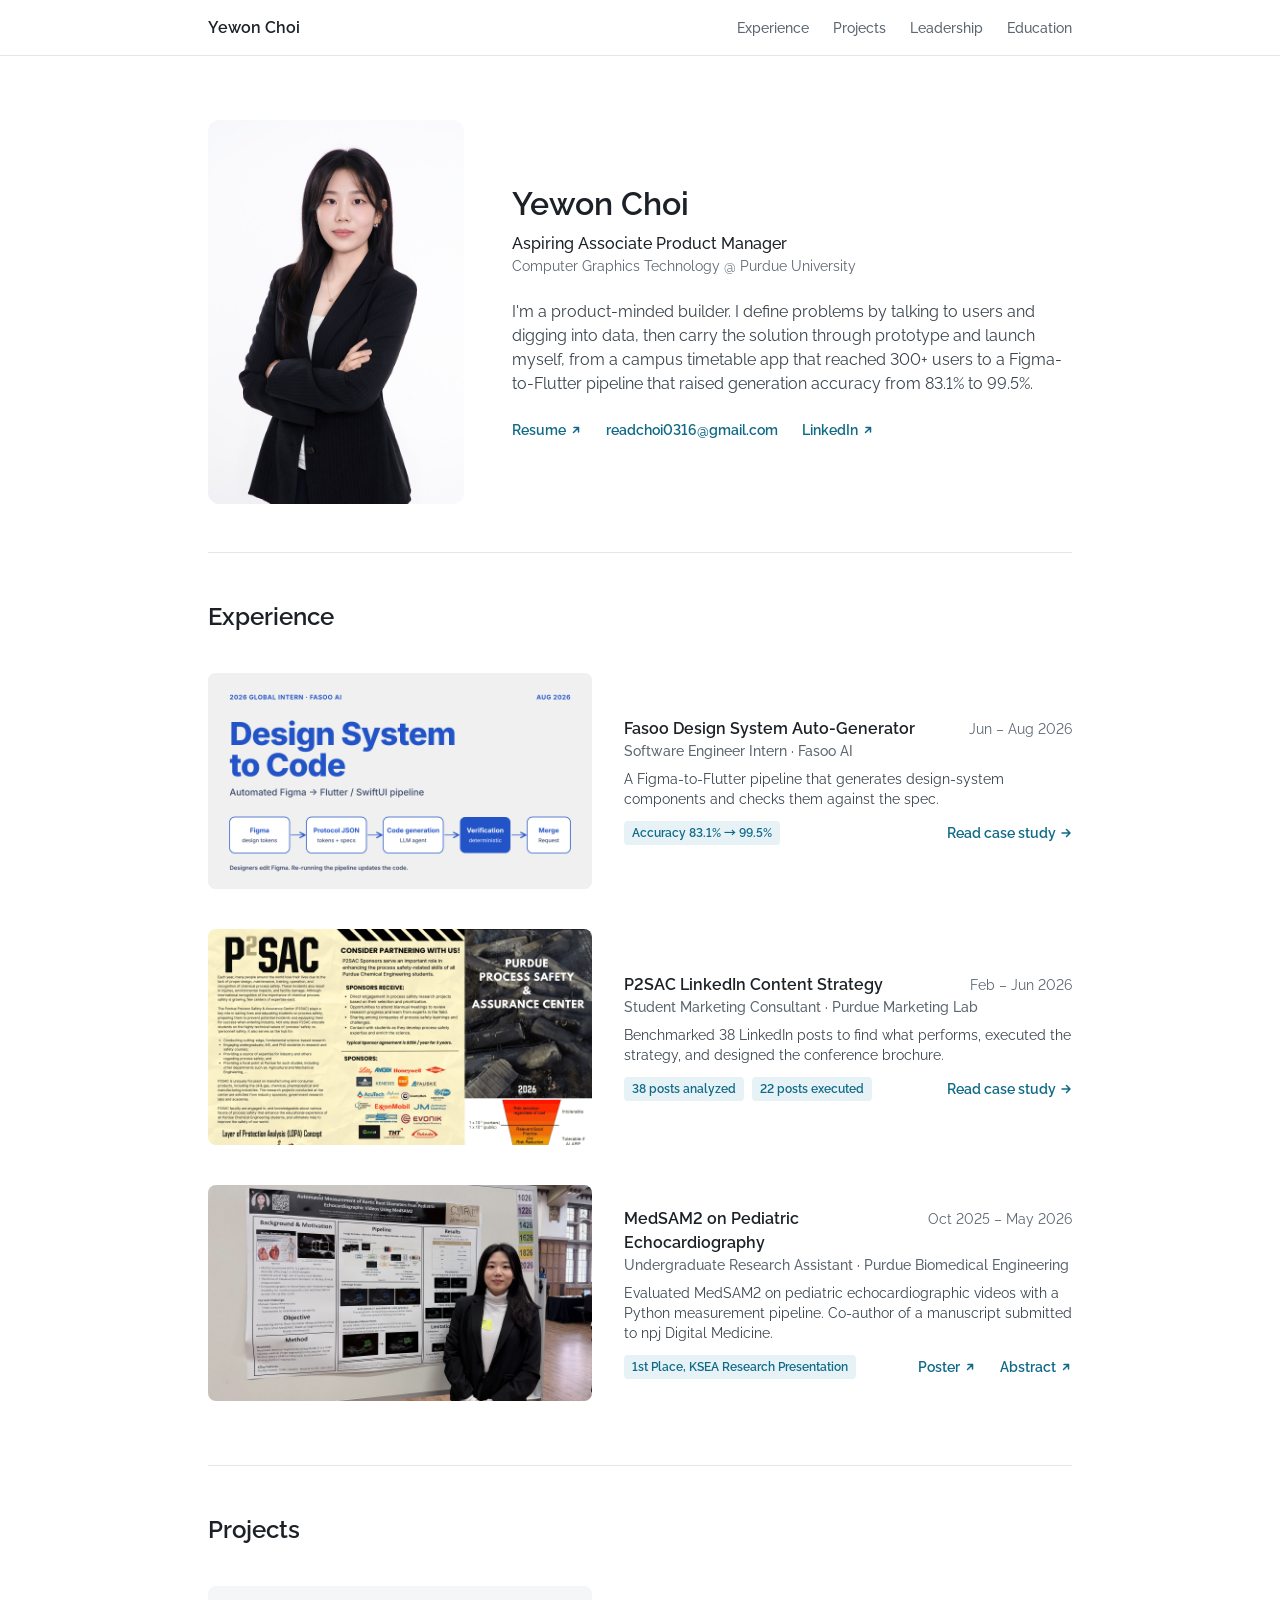
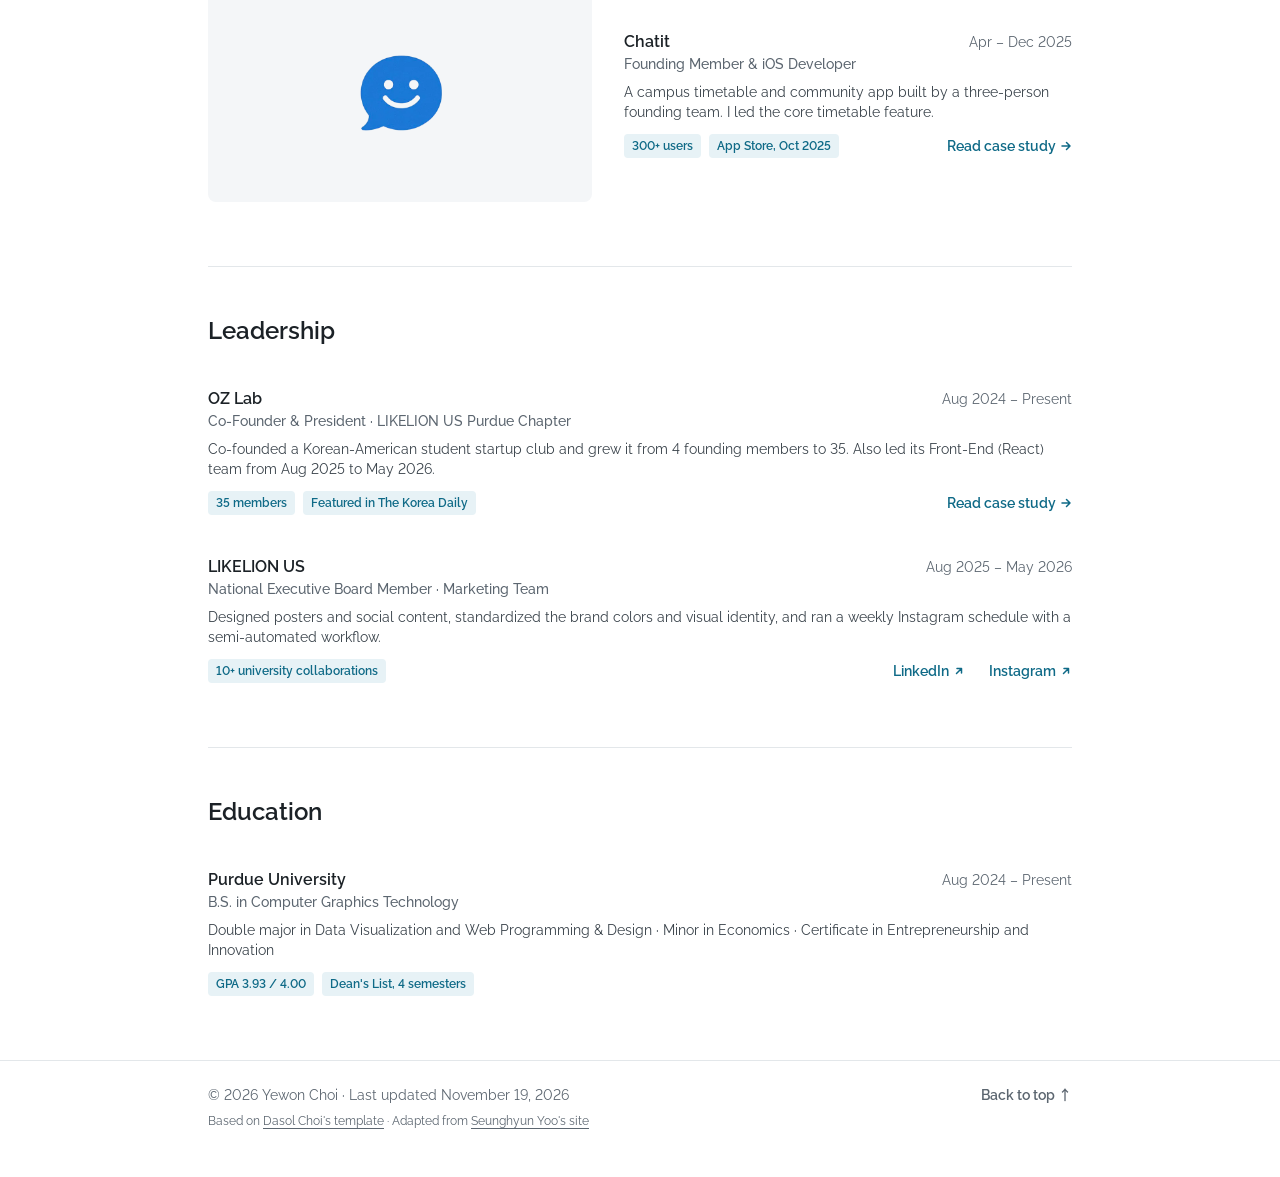
<file: index.html>
<!DOCTYPE html>
<html lang="en">
<head>
  <meta charset="utf-8">
  <meta name="viewport" content="width=device-width, initial-scale=1">
  <title>Yewon Choi</title>
  <meta name="description" content="Yewon Choi — aspiring Associate Product Manager, Computer Graphics Technology at Purdue University">
  <meta name="theme-color" content="#ffffff">
  <link rel="preconnect" href="https://fonts.googleapis.com">
  <link rel="preconnect" href="https://fonts.gstatic.com" crossorigin>
  <link href="https://fonts.googleapis.com/css2?family=Raleway:wght@400;500;600&family=Noto+Sans+KR:wght@400;500;600&display=swap" rel="stylesheet">
  <link rel="stylesheet" href="/css/style.css">
  <link rel="icon" type="image/png" sizes="32x32" href="/assets/favicon_io/favicon-32x32.png">
  <link rel="apple-touch-icon" sizes="180x180" href="/assets/favicon_io/apple-touch-icon.png">
  <script>
    /* Must run before first render: pick the slide direction for this page's view transition. */
    addEventListener('pagereveal', (e) => {
      const dir = sessionStorage.getItem('vt-dir'); sessionStorage.removeItem('vt-dir');
      if (e.viewTransition && dir && location.pathname !== '/') e.viewTransition.types.add(dir);
    });
    document.addEventListener('click', (e) => { const a = e.target.closest('a[data-dir]'); sessionStorage.setItem('vt-dir', a ? a.dataset.dir : ''); });
  </script>
  <script defer src="/js/main.js"></script>
</head>
<body>
  <a class="skip-link" href="#main-content">Skip to content</a>
  <nav class="nav" aria-label="Main navigation">
    <div class="container">
      <a class="nav-brand" href="#top">Yewon Choi</a>
      <ul class="nav-list">
        <li><a href="#experience">Experience</a></li>
        <li><a href="#projects">Projects</a></li>
        <li><a href="#leadership">Leadership</a></li>
        <li><a href="#education">Education</a></li>
      </ul>
      <span class="nav-indicator" aria-hidden="true"></span>
    </div>
  </nav>

  <header class="container hero" id="top">
    <img class="hero-photo" src="/assets/profile-pics/yewon.jpg" alt="Yewon Choi" width="256" height="384">
    <div class="hero-text">
      <h1>Yewon Choi</h1>
      <p class="hero-role">Aspiring Associate Product Manager</p>
      <p class="hero-school">Computer Graphics Technology @ Purdue University</p>
      <p class="hero-intro">I'm a product-minded builder. I define problems by talking to users and digging into data, then carry the solution through prototype and launch myself, from a campus timetable app that reached 300+ users to a Figma-to-Flutter pipeline that raised generation accuracy from 83.1% to 99.5%.</p>
      <div class="links">
        <a class="link" href="/assets/cv/Resume.pdf" target="_blank" rel="noopener noreferrer">Resume <svg class="icon" viewBox="0 0 12 12" fill="none" stroke="currentColor" stroke-width="1.5" stroke-linecap="round" stroke-linejoin="round" aria-hidden="true"><path d="M3.5 8.5 8.5 3.5M4 3.5h4.5V8"/></svg><span class="visually-hidden"> (opens in a new tab)</span></a>
        <a class="link js-email" href="#top" data-u="6130iohcdaer" data-d="moc.liamg">readchoi0316@gmail.com</a>
        <a class="link" href="https://www.linkedin.com/in/choi-amyyyy" target="_blank" rel="noopener noreferrer">LinkedIn <svg class="icon" viewBox="0 0 12 12" fill="none" stroke="currentColor" stroke-width="1.5" stroke-linecap="round" stroke-linejoin="round" aria-hidden="true"><path d="M3.5 8.5 8.5 3.5M4 3.5h4.5V8"/></svg><span class="visually-hidden"> (opens in a new tab)</span></a>
      </div>
    </div>
  </header>

  <main id="main-content" class="container">

    <section class="section" id="experience" aria-labelledby="experience-heading">
      <h2 class="section-title" id="experience-heading">Experience</h2>
      <div class="rows">
        <a class="row" id="row-fasoo" href="/projects/fasoo/" aria-label="Fasoo Design System Auto-Generator: read case study">
          <div class="row-media row-media--contain" style="view-transition-name: media-fasoo"><img src="/assets/experience/fasoo/thumb.png" alt="" loading="lazy"></div><div class="row-body">
            <div class="row-head"><h3 class="row-title">Fasoo Design System Auto-Generator</h3><span class="row-date">Jun – Aug 2026</span></div>
            <p class="t-meta">Software Engineer Intern · Fasoo AI</p>
            <p class="t-body">A Figma-to-Flutter pipeline that generates design-system components and checks them against the spec.</p>
            <div class="row-foot"><ul class="chips"><li>Accuracy 83.1% → 99.5%</li></ul><span class="row-cta">Read case study <svg class="icon" viewBox="0 0 12 12" fill="none" stroke="currentColor" stroke-width="1.5" stroke-linecap="round" stroke-linejoin="round" aria-hidden="true"><path d="M2 6h8M6.5 2.5 10 6l-3.5 3.5"/></svg></span></div>
          </div>
        </a>

        <a class="row" id="row-p2sac" href="/projects/p2sac/" aria-label="P2SAC LinkedIn Content Strategy: read case study">
          <div class="row-media row-media--top" style="view-transition-name: media-p2sac"><img src="/assets/experience/p2sac/thumb.png" alt="" loading="lazy"></div><div class="row-body">
            <div class="row-head"><h3 class="row-title">P2SAC LinkedIn Content Strategy</h3><span class="row-date">Feb – Jun 2026</span></div>
            <p class="t-meta">Student Marketing Consultant · Purdue Marketing Lab</p>
            <p class="t-body">Benchmarked 38 LinkedIn posts to find what performs, executed the strategy, and designed the conference brochure.</p>
            <div class="row-foot"><ul class="chips"><li>38 posts analyzed</li><li>22 posts executed</li></ul><span class="row-cta">Read case study <svg class="icon" viewBox="0 0 12 12" fill="none" stroke="currentColor" stroke-width="1.5" stroke-linecap="round" stroke-linejoin="round" aria-hidden="true"><path d="M2 6h8M6.5 2.5 10 6l-3.5 3.5"/></svg></span></div>
          </div>
        </a>

        <article class="row">
          <div class="row-media "><img src="/assets/experience/purdue-bme/bme-16x9.jpg" alt="" loading="lazy"></div><div class="row-body">
            <div class="row-head"><h3 class="row-title">MedSAM2 on Pediatric Echocardiography</h3><span class="row-date">Oct 2025 – May 2026</span></div>
            <p class="t-meta">Undergraduate Research Assistant · Purdue Biomedical Engineering</p>
            <p class="t-body">Evaluated MedSAM2 on pediatric echocardiographic videos with a Python measurement pipeline. Co-author of a manuscript submitted to npj Digital Medicine.</p>
            <div class="row-foot"><ul class="chips"><li>1st Place, KSEA Research Presentation</li></ul><span class="links"><a class="link" href="/assets/experience/purdue-bme/poster.pdf" target="_blank" rel="noopener noreferrer">Poster <svg class="icon" viewBox="0 0 12 12" fill="none" stroke="currentColor" stroke-width="1.5" stroke-linecap="round" stroke-linejoin="round" aria-hidden="true"><path d="M3.5 8.5 8.5 3.5M4 3.5h4.5V8"/></svg><span class="visually-hidden"> (opens in a new tab)</span></a><a class="link" href="/assets/experience/purdue-bme/abstract.pdf" target="_blank" rel="noopener noreferrer">Abstract <svg class="icon" viewBox="0 0 12 12" fill="none" stroke="currentColor" stroke-width="1.5" stroke-linecap="round" stroke-linejoin="round" aria-hidden="true"><path d="M3.5 8.5 8.5 3.5M4 3.5h4.5V8"/></svg><span class="visually-hidden"> (opens in a new tab)</span></a></span></div>
          </div>
        </article>

      </div>
    </section>

    <section class="section" id="projects" aria-labelledby="projects-heading">
      <h2 class="section-title" id="projects-heading">Projects</h2>
      <div class="rows">
        <a class="row" id="row-chatit" href="/projects/chatit/" aria-label="Chatit: read case study">
          <div class="row-media row-media--logo" style="view-transition-name: media-chatit"><img src="/assets/projects/chatit/thumb.png" alt="" loading="lazy"></div><div class="row-body">
            <div class="row-head"><h3 class="row-title">Chatit</h3><span class="row-date">Apr – Dec 2025</span></div>
            <p class="t-meta">Founding Member &amp; iOS Developer</p>
            <p class="t-body">A campus timetable and community app built by a three-person founding team. I led the core timetable feature.</p>
            <div class="row-foot"><ul class="chips"><li>300+ users</li><li>App Store, Oct 2025</li></ul><span class="row-cta">Read case study <svg class="icon" viewBox="0 0 12 12" fill="none" stroke="currentColor" stroke-width="1.5" stroke-linecap="round" stroke-linejoin="round" aria-hidden="true"><path d="M2 6h8M6.5 2.5 10 6l-3.5 3.5"/></svg></span></div>
          </div>
        </a>

      </div>
    </section>

    <section class="section" id="leadership" aria-labelledby="leadership-heading">
      <h2 class="section-title" id="leadership-heading">Leadership</h2>
      <div class="rows">
        <a class="row row--text" id="row-oz-lab" href="/oz-lab/" aria-label="OZ Lab: read case study">
          <div class="row-body">
            <div class="row-head"><h3 class="row-title">OZ Lab</h3><span class="row-date">Aug 2024 – Present</span></div>
            <p class="t-meta">Co-Founder &amp; President · LIKELION US Purdue Chapter</p>
            <p class="t-body">Co-founded a Korean-American student startup club and grew it from 4 founding members to 35. Also led its Front-End (React) team from Aug 2025 to May 2026.</p>
            <div class="row-foot"><ul class="chips"><li>35 members</li><li>Featured in The Korea Daily</li></ul><span class="row-cta">Read case study <svg class="icon" viewBox="0 0 12 12" fill="none" stroke="currentColor" stroke-width="1.5" stroke-linecap="round" stroke-linejoin="round" aria-hidden="true"><path d="M2 6h8M6.5 2.5 10 6l-3.5 3.5"/></svg></span></div>
          </div>
        </a>

        <article class="row row--text">
          <div class="row-body">
            <div class="row-head"><h3 class="row-title">LIKELION US</h3><span class="row-date">Aug 2025 – May 2026</span></div>
            <p class="t-meta">National Executive Board Member · Marketing Team</p>
            <p class="t-body">Designed posters and social content, standardized the brand colors and visual identity, and ran a weekly Instagram schedule with a semi-automated workflow.</p>
            <div class="row-foot"><ul class="chips"><li>10+ university collaborations</li></ul><span class="links"><a class="link" href="https://www.linkedin.com/company/likelionus/posts/" target="_blank" rel="noopener noreferrer">LinkedIn <svg class="icon" viewBox="0 0 12 12" fill="none" stroke="currentColor" stroke-width="1.5" stroke-linecap="round" stroke-linejoin="round" aria-hidden="true"><path d="M3.5 8.5 8.5 3.5M4 3.5h4.5V8"/></svg><span class="visually-hidden"> (opens in a new tab)</span></a><a class="link" href="https://www.instagram.com/likelion.us" target="_blank" rel="noopener noreferrer">Instagram <svg class="icon" viewBox="0 0 12 12" fill="none" stroke="currentColor" stroke-width="1.5" stroke-linecap="round" stroke-linejoin="round" aria-hidden="true"><path d="M3.5 8.5 8.5 3.5M4 3.5h4.5V8"/></svg><span class="visually-hidden"> (opens in a new tab)</span></a></span></div>
          </div>
        </article>

      </div>
    </section>

    <section class="section" id="education" aria-labelledby="education-heading">
      <h2 class="section-title" id="education-heading">Education</h2>
      <div class="rows">
        <article class="row row--text">
          <div class="row-body">
            <div class="row-head"><h3 class="row-title">Purdue University</h3><span class="row-date">Aug 2024 – Present</span></div>
            <p class="t-meta">B.S. in Computer Graphics Technology</p>
            <p class="t-body">Double major in Data Visualization and Web Programming &amp; Design · Minor in Economics · Certificate in Entrepreneurship and Innovation</p>
            <div class="row-foot"><ul class="chips"><li>GPA 3.93 / 4.00</li><li>Dean's List, 4 semesters</li></ul></div>
          </div>
        </article>

      </div>
    </section>

  </main>

  <script>
    /* Back from a case study: put the reader where they were before the first paint, so the photo flies to the right card. */
    if (sessionStorage.getItem('home-restore')) {
      sessionStorage.removeItem('home-restore');
      const y = +sessionStorage.getItem('home-y') || 0;
      history.scrollRestoration = 'manual';
      scrollTo(0, y);
    }
  </script>
  <footer class="footer">
    <div class="container">
      <div class="footer-row"><span>© 2026 Yewon Choi · Last updated November 19, 2026</span><a href="#top">Back to top ↑</a></div>
      <p class="footer-credit">Based on <a href="https://github.com/Dasol-Choi/dasol-choi.github.io" target="_blank" rel="noopener noreferrer">Dasol Choi's template</a> · Adapted from <a href="https://carteryoo.github.io" target="_blank" rel="noopener noreferrer">Seunghyun Yoo's site</a></p>
    </div>
  </footer>
</body>
</html>
</file>
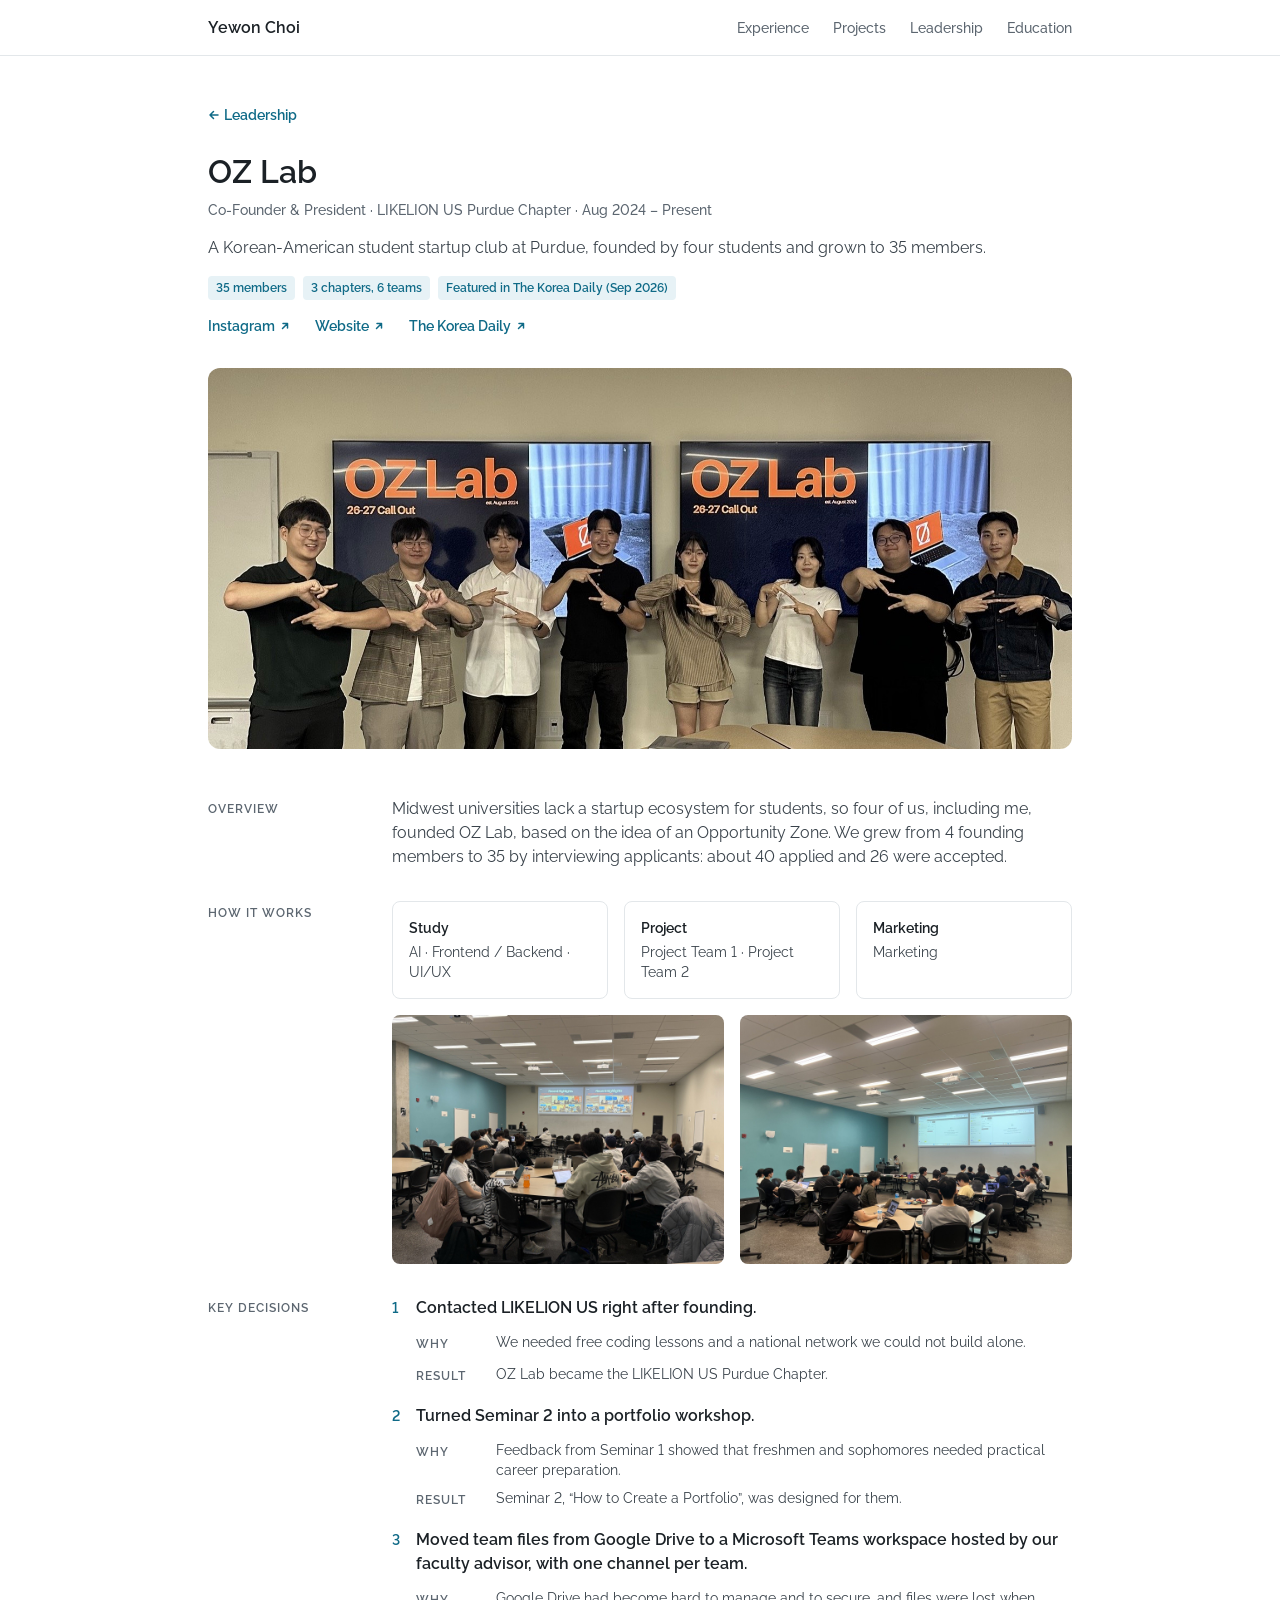
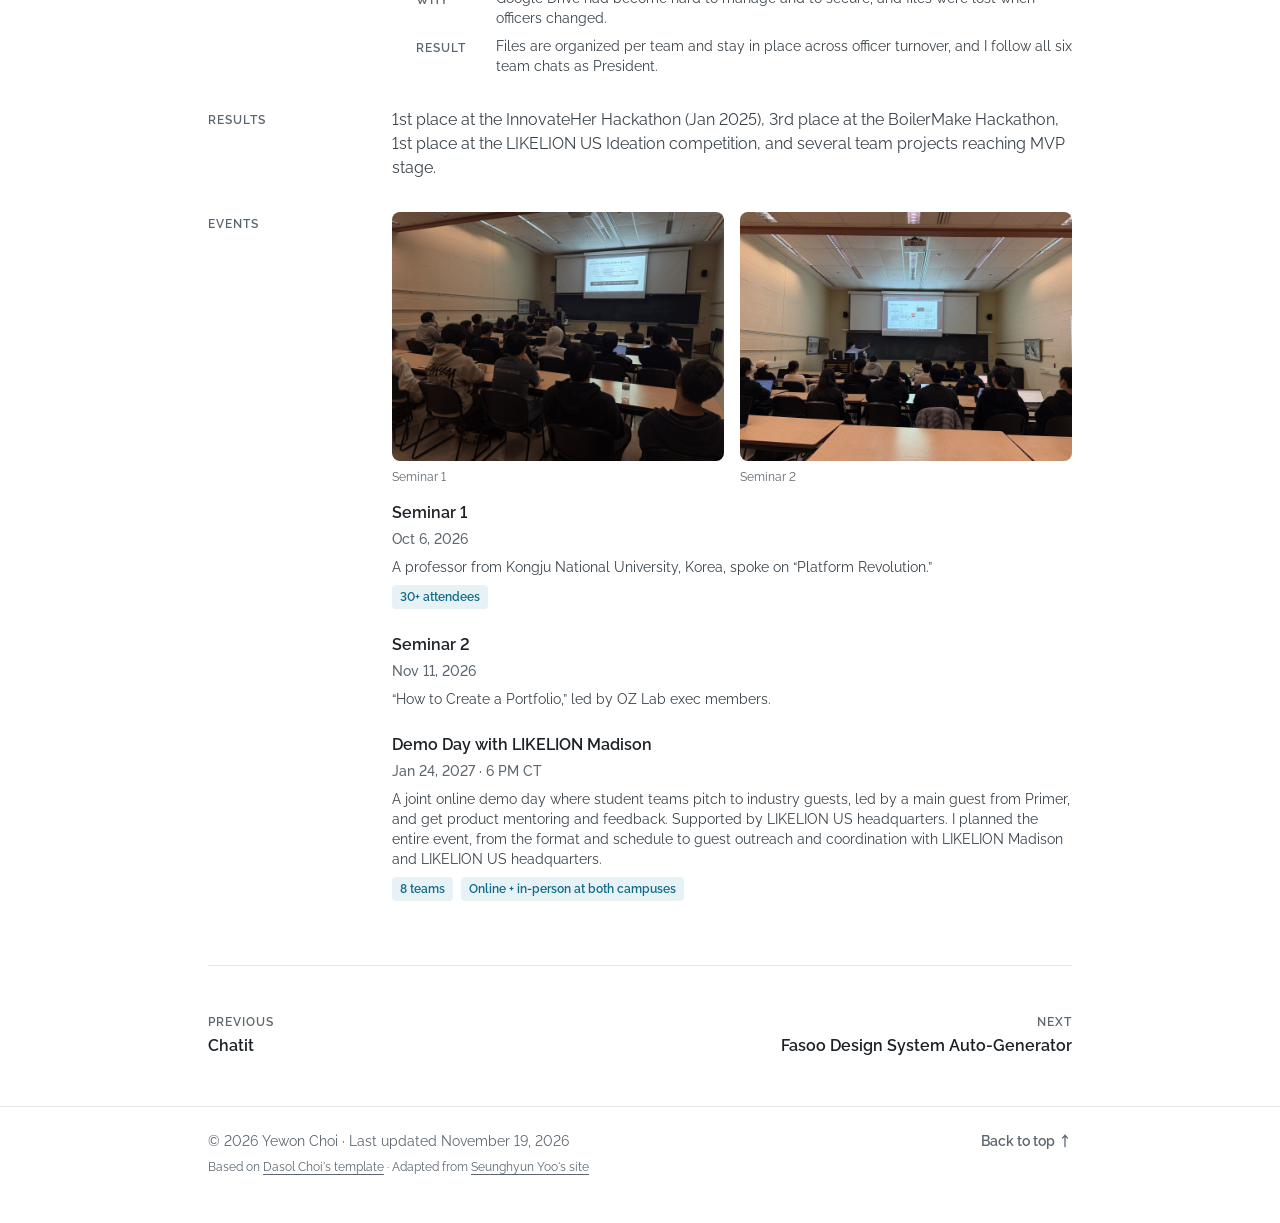
<file: oz-lab/index.html>
<!DOCTYPE html>
<html lang="en">
<head>
  <meta charset="utf-8">
  <meta name="viewport" content="width=device-width, initial-scale=1">
  <title>OZ Lab · Yewon Choi</title>
  <meta name="description" content="A Korean-American student startup club at Purdue, founded by four students and grown to 35 members.">
  <meta name="theme-color" content="#ffffff">
  <link rel="preconnect" href="https://fonts.googleapis.com">
  <link rel="preconnect" href="https://fonts.gstatic.com" crossorigin>
  <link href="https://fonts.googleapis.com/css2?family=Raleway:wght@400;500;600&family=Noto+Sans+KR:wght@400;500;600&display=swap" rel="stylesheet">
  <link rel="stylesheet" href="/css/style.css">
  <link rel="icon" type="image/png" sizes="32x32" href="/assets/favicon_io/favicon-32x32.png">
  <link rel="apple-touch-icon" sizes="180x180" href="/assets/favicon_io/apple-touch-icon.png">
  <script>
    /* Must run before first render: pick the slide direction for this page's view transition. */
    addEventListener('pagereveal', (e) => {
      const dir = sessionStorage.getItem('vt-dir'); sessionStorage.removeItem('vt-dir');
      if (e.viewTransition && dir && location.pathname !== '/') e.viewTransition.types.add(dir);
    });
    document.addEventListener('click', (e) => { const a = e.target.closest('a[data-dir]'); sessionStorage.setItem('vt-dir', a ? a.dataset.dir : ''); });
  </script>
  <script defer src="/js/main.js"></script>
</head>
<body>
  <a class="skip-link" href="#main-content">Skip to content</a>
  <nav class="nav" aria-label="Main navigation">
    <div class="container">
      <a class="nav-brand" href="/">Yewon Choi</a>
      <ul class="nav-list">
        <li><a href="/#experience">Experience</a></li>
        <li><a href="/#projects">Projects</a></li>
        <li><a href="/#leadership">Leadership</a></li>
        <li><a href="/#education">Education</a></li>
      </ul>
      <span class="nav-indicator" aria-hidden="true"></span>
    </div>
  </nav>

  <main id="main-content" class="container">
    <header class="case-head" id="top">
      <a class="link" href="/#row-oz-lab" data-dir="back"><svg class="icon" viewBox="0 0 12 12" fill="none" stroke="currentColor" stroke-width="1.5" stroke-linecap="round" stroke-linejoin="round" aria-hidden="true"><path d="M10 6H2M5.5 2.5 2 6l3.5 3.5"/></svg> Leadership</a>
      <h1>OZ Lab</h1>
      <p class="t-meta">Co-Founder &amp; President · LIKELION US Purdue Chapter · Aug 2024 – Present</p>
      <p class="case-summary">A Korean-American student startup club at Purdue, founded by four students and grown to 35 members.</p>
      <ul class="chips"><li>35 members</li><li>3 chapters, 6 teams</li><li>Featured in The Korea Daily (Sep 2026)</li></ul>
      <div class="links"><a class="link" href="https://www.instagram.com/oz.lab__" target="_blank" rel="noopener noreferrer">Instagram <svg class="icon" viewBox="0 0 12 12" fill="none" stroke="currentColor" stroke-width="1.5" stroke-linecap="round" stroke-linejoin="round" aria-hidden="true"><path d="M3.5 8.5 8.5 3.5M4 3.5h4.5V8"/></svg><span class="visually-hidden"> (opens in a new tab)</span></a><a class="link" href="https://ozlab.club" target="_blank" rel="noopener noreferrer">Website <svg class="icon" viewBox="0 0 12 12" fill="none" stroke="currentColor" stroke-width="1.5" stroke-linecap="round" stroke-linejoin="round" aria-hidden="true"><path d="M3.5 8.5 8.5 3.5M4 3.5h4.5V8"/></svg><span class="visually-hidden"> (opens in a new tab)</span></a><a class="link" href="https://www.koreadaily.com/article/20260918140732916" target="_blank" rel="noopener noreferrer">The Korea Daily <svg class="icon" viewBox="0 0 12 12" fill="none" stroke="currentColor" stroke-width="1.5" stroke-linecap="round" stroke-linejoin="round" aria-hidden="true"><path d="M3.5 8.5 8.5 3.5M4 3.5h4.5V8"/></svg><span class="visually-hidden"> (opens in a new tab)</span></a></div>
    </header>
    <figure class="case-hero " style="view-transition-name: media-oz-lab"><img src="/assets/leadership/oz-lab/thumb.jpg" alt=""></figure>
    <div class="case-body">
      <section class="block"><h2 class="t-label">Overview</h2><div class="block-content"><p>Midwest universities lack a startup ecosystem for students, so four of us, including me, founded OZ Lab, based on the idea of an Opportunity Zone. We grew from 4 founding members to 35 by interviewing applicants: about 40 applied and 26 were accepted.</p></div></section>
      <section class="block"><h2 class="t-label">How it works</h2><div class="block-content"><ul class="org"><li><h3>Study</h3><p class="t-body">AI · Frontend / Backend · UI/UX</p></li><li><h3>Project</h3><p class="t-body">Project Team 1 · Project Team 2</p></li><li><h3>Marketing</h3><p class="t-body">Marketing</p></li></ul><div class="gallery"><figure><img src="/assets/leadership/oz-lab/meeting-1.jpg" alt="Weekly team meeting" loading="lazy"></figure><figure><img src="/assets/leadership/oz-lab/meeting-3.jpg" alt="Weekly team meeting" loading="lazy"></figure></div></div></section>
      <section class="block"><h2 class="t-label">Key decisions</h2><div class="block-content"><ol class="decisions"><li><div><b>Contacted LIKELION US right after founding.</b><dl class="dwr"><dt>Why</dt><dd>We needed free coding lessons and a national network we could not build alone.</dd><dt>Result</dt><dd>OZ Lab became the LIKELION US Purdue Chapter.</dd></dl></div></li><li><div><b>Turned Seminar 2 into a portfolio workshop.</b><dl class="dwr"><dt>Why</dt><dd>Feedback from Seminar 1 showed that freshmen and sophomores needed practical career preparation.</dd><dt>Result</dt><dd>Seminar 2, “How to Create a Portfolio”, was designed for them.</dd></dl></div></li><li><div><b>Moved team files from Google Drive to a Microsoft Teams workspace hosted by our faculty advisor, with one channel per team.</b><dl class="dwr"><dt>Why</dt><dd>Google Drive had become hard to manage and to secure, and files were lost when officers changed.</dd><dt>Result</dt><dd>Files are organized per team and stay in place across officer turnover, and I follow all six team chats as President.</dd></dl></div></li></ol></div></section>
      <section class="block"><h2 class="t-label">Results</h2><div class="block-content"><p>1st place at the InnovateHer Hackathon (Jan 2025), 3rd place at the BoilerMake Hackathon, 1st place at the LIKELION US Ideation competition, and several team projects reaching MVP stage.</p></div></section>
      <section class="block"><h2 class="t-label">Events</h2><div class="block-content"><div class="gallery"><figure><img src="/assets/leadership/oz-lab/seminar-1-2.jpg" alt="Seminar 1" loading="lazy"><figcaption>Seminar 1</figcaption></figure><figure><img src="/assets/leadership/oz-lab/seminar-2-1.jpg" alt="Seminar 2" loading="lazy"><figcaption>Seminar 2</figcaption></figure></div><ul class="events"><li><h3>Seminar 1</h3><p class="t-meta">Oct 6, 2026</p><p class="t-body">A professor from Kongju National University, Korea, spoke on “Platform Revolution.”</p><ul class="chips"><li>30+ attendees</li></ul></li><li><h3>Seminar 2</h3><p class="t-meta">Nov 11, 2026</p><p class="t-body">“How to Create a Portfolio,” led by OZ Lab exec members.</p></li><li><h3>Demo Day with LIKELION Madison</h3><p class="t-meta">Jan 24, 2027 · 6 PM CT</p><p class="t-body">A joint online demo day where student teams pitch to industry guests, led by a main guest from Primer, and get product mentoring and feedback. Supported by LIKELION US headquarters. I planned the entire event, from the format and schedule to guest outreach and coordination with LIKELION Madison and LIKELION US headquarters.</p><ul class="chips"><li>8 teams</li><li>Online + in-person at both campuses</li></ul></li></ul></div></section>
    </div>
    <nav class="pager" aria-label="More case studies">
      <a href="/projects/chatit/" data-dir="back"><span class="t-label">Previous</span><b>Chatit</b></a>
      <a class="next" href="/projects/fasoo/" data-dir="forward"><span class="t-label">Next</span><b>Fasoo Design System Auto-Generator</b></a>
    </nav>
  </main>

  <footer class="footer">
    <div class="container">
      <div class="footer-row"><span>© 2026 Yewon Choi · Last updated November 19, 2026</span><a href="#top">Back to top ↑</a></div>
      <p class="footer-credit">Based on <a href="https://github.com/Dasol-Choi/dasol-choi.github.io" target="_blank" rel="noopener noreferrer">Dasol Choi's template</a> · Adapted from <a href="https://carteryoo.github.io" target="_blank" rel="noopener noreferrer">Seunghyun Yoo's site</a></p>
    </div>
  </footer>
</body>
</html>
</file>
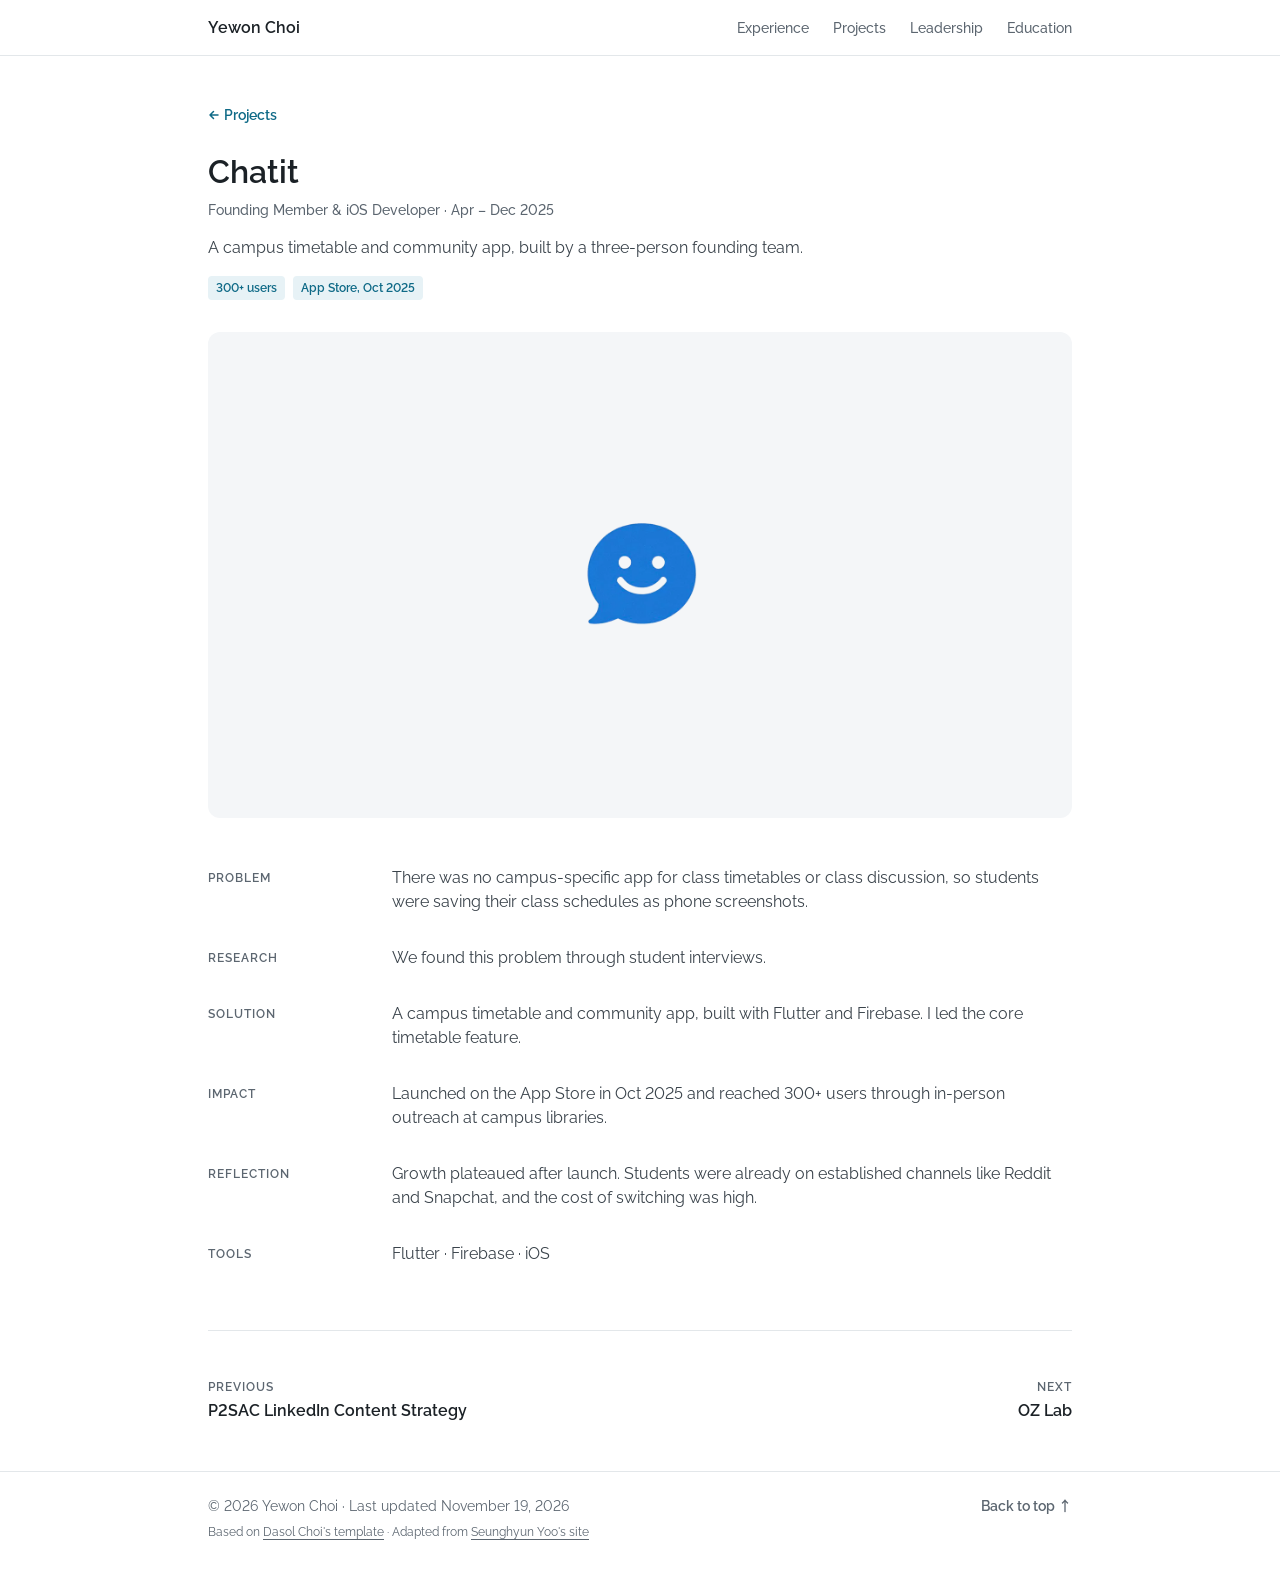
<file: projects/chatit/index.html>
<!DOCTYPE html>
<html lang="en">
<head>
  <meta charset="utf-8">
  <meta name="viewport" content="width=device-width, initial-scale=1">
  <title>Chatit · Yewon Choi</title>
  <meta name="description" content="A campus timetable and community app, built by a three-person founding team.">
  <meta name="theme-color" content="#ffffff">
  <link rel="preconnect" href="https://fonts.googleapis.com">
  <link rel="preconnect" href="https://fonts.gstatic.com" crossorigin>
  <link href="https://fonts.googleapis.com/css2?family=Raleway:wght@400;500;600&family=Noto+Sans+KR:wght@400;500;600&display=swap" rel="stylesheet">
  <link rel="stylesheet" href="/css/style.css">
  <link rel="icon" type="image/png" sizes="32x32" href="/assets/favicon_io/favicon-32x32.png">
  <link rel="apple-touch-icon" sizes="180x180" href="/assets/favicon_io/apple-touch-icon.png">
  <script>
    /* Must run before first render: pick the slide direction for this page's view transition. */
    addEventListener('pagereveal', (e) => {
      const dir = sessionStorage.getItem('vt-dir'); sessionStorage.removeItem('vt-dir');
      if (e.viewTransition && dir && location.pathname !== '/') e.viewTransition.types.add(dir);
    });
    document.addEventListener('click', (e) => { const a = e.target.closest('a[data-dir]'); sessionStorage.setItem('vt-dir', a ? a.dataset.dir : ''); });
  </script>
  <script defer src="/js/main.js"></script>
</head>
<body>
  <a class="skip-link" href="#main-content">Skip to content</a>
  <nav class="nav" aria-label="Main navigation">
    <div class="container">
      <a class="nav-brand" href="/">Yewon Choi</a>
      <ul class="nav-list">
        <li><a href="/#experience">Experience</a></li>
        <li><a href="/#projects">Projects</a></li>
        <li><a href="/#leadership">Leadership</a></li>
        <li><a href="/#education">Education</a></li>
      </ul>
      <span class="nav-indicator" aria-hidden="true"></span>
    </div>
  </nav>

  <main id="main-content" class="container">
    <header class="case-head" id="top">
      <a class="link" href="/#row-chatit" data-dir="back"><svg class="icon" viewBox="0 0 12 12" fill="none" stroke="currentColor" stroke-width="1.5" stroke-linecap="round" stroke-linejoin="round" aria-hidden="true"><path d="M10 6H2M5.5 2.5 2 6l3.5 3.5"/></svg> Projects</a>
      <h1>Chatit</h1>
      <p class="t-meta">Founding Member &amp; iOS Developer · Apr – Dec 2025</p>
      <p class="case-summary">A campus timetable and community app, built by a three-person founding team.</p>
      <ul class="chips"><li>300+ users</li><li>App Store, Oct 2025</li></ul>
      
    </header>
    <figure class="case-hero case-hero--logo" style="view-transition-name: media-chatit"><img src="/assets/projects/chatit/thumb.png" alt=""></figure>
    <div class="case-body">
      <section class="block"><h2 class="t-label">Problem</h2><div class="block-content"><p>There was no campus-specific app for class timetables or class discussion, so students were saving their class schedules as phone screenshots.</p></div></section>
      <section class="block"><h2 class="t-label">Research</h2><div class="block-content"><p>We found this problem through student interviews.</p></div></section>
      <section class="block"><h2 class="t-label">Solution</h2><div class="block-content"><p>A campus timetable and community app, built with Flutter and Firebase. I led the core timetable feature.</p></div></section>
      <section class="block"><h2 class="t-label">Impact</h2><div class="block-content"><p>Launched on the App Store in Oct 2025 and reached 300+ users through in-person outreach at campus libraries.</p></div></section>
      <section class="block"><h2 class="t-label">Reflection</h2><div class="block-content"><p>Growth plateaued after launch. Students were already on established channels like Reddit and Snapchat, and the cost of switching was high.</p></div></section>
      <section class="block"><h2 class="t-label">Tools</h2><div class="block-content"><p>Flutter · Firebase · iOS</p></div></section>
    </div>
    <nav class="pager" aria-label="More case studies">
      <a href="/projects/p2sac/" data-dir="back"><span class="t-label">Previous</span><b>P2SAC LinkedIn Content Strategy</b></a>
      <a class="next" href="/oz-lab/" data-dir="forward"><span class="t-label">Next</span><b>OZ Lab</b></a>
    </nav>
  </main>

  <footer class="footer">
    <div class="container">
      <div class="footer-row"><span>© 2026 Yewon Choi · Last updated November 19, 2026</span><a href="#top">Back to top ↑</a></div>
      <p class="footer-credit">Based on <a href="https://github.com/Dasol-Choi/dasol-choi.github.io" target="_blank" rel="noopener noreferrer">Dasol Choi's template</a> · Adapted from <a href="https://carteryoo.github.io" target="_blank" rel="noopener noreferrer">Seunghyun Yoo's site</a></p>
    </div>
  </footer>
</body>
</html>
</file>
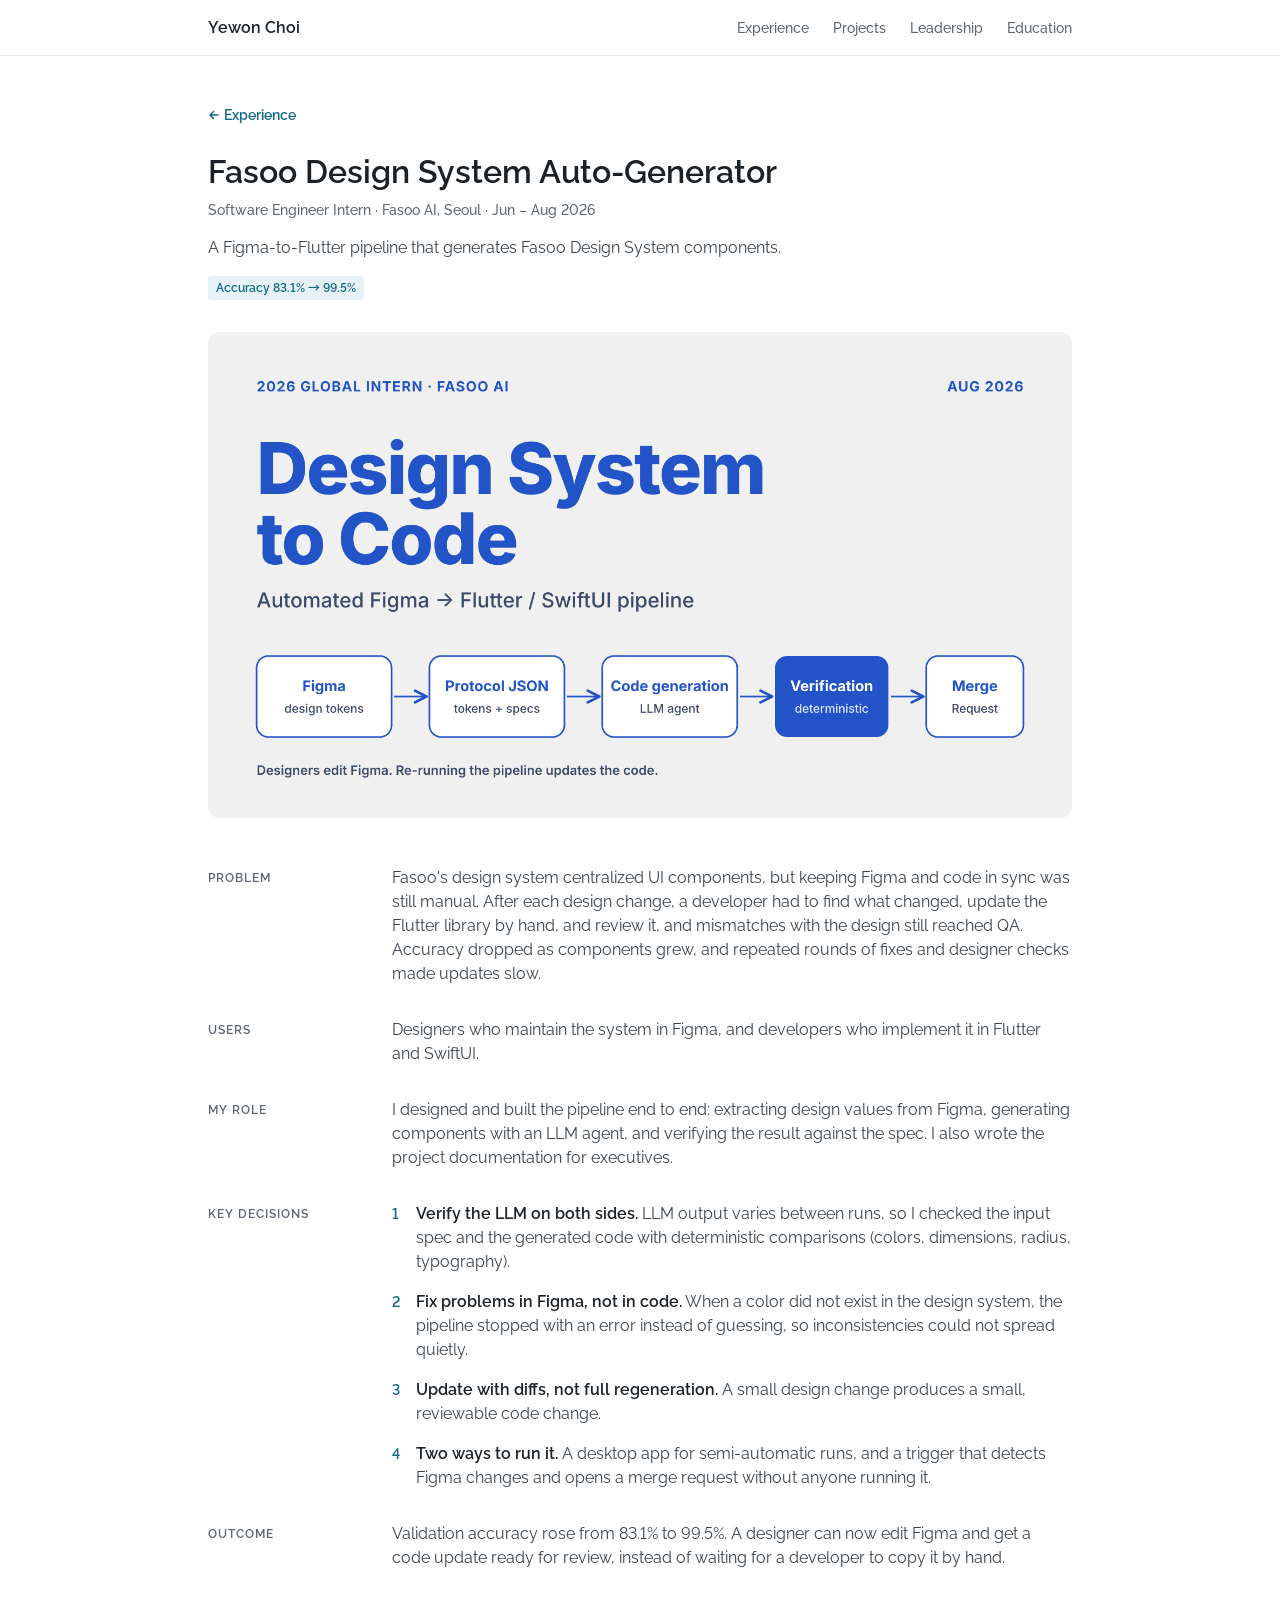
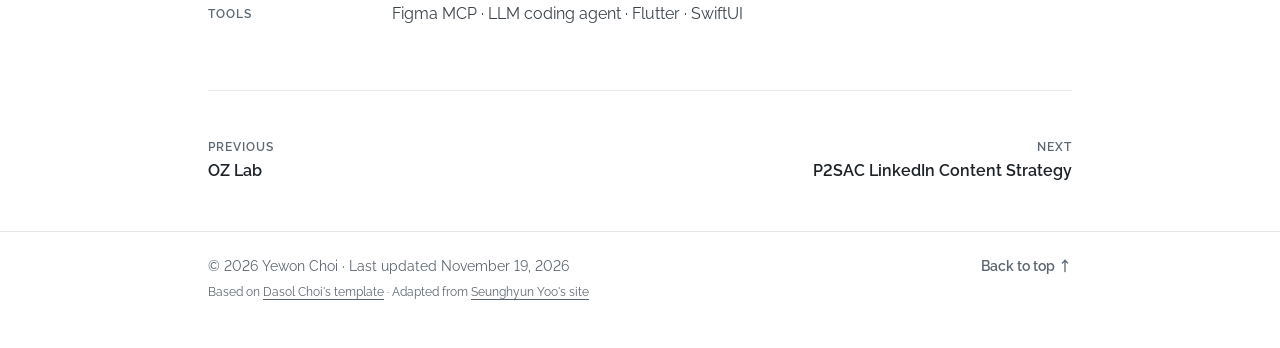
<file: projects/fasoo/index.html>
<!DOCTYPE html>
<html lang="en">
<head>
  <meta charset="utf-8">
  <meta name="viewport" content="width=device-width, initial-scale=1">
  <title>Fasoo Design System Auto-Generator · Yewon Choi</title>
  <meta name="description" content="A Figma-to-Flutter pipeline that generates Fasoo Design System components.">
  <meta name="theme-color" content="#ffffff">
  <link rel="preconnect" href="https://fonts.googleapis.com">
  <link rel="preconnect" href="https://fonts.gstatic.com" crossorigin>
  <link href="https://fonts.googleapis.com/css2?family=Raleway:wght@400;500;600&family=Noto+Sans+KR:wght@400;500;600&display=swap" rel="stylesheet">
  <link rel="stylesheet" href="/css/style.css">
  <link rel="icon" type="image/png" sizes="32x32" href="/assets/favicon_io/favicon-32x32.png">
  <link rel="apple-touch-icon" sizes="180x180" href="/assets/favicon_io/apple-touch-icon.png">
  <script>
    /* Must run before first render: pick the slide direction for this page's view transition. */
    addEventListener('pagereveal', (e) => {
      const dir = sessionStorage.getItem('vt-dir'); sessionStorage.removeItem('vt-dir');
      if (e.viewTransition && dir && location.pathname !== '/') e.viewTransition.types.add(dir);
    });
    document.addEventListener('click', (e) => { const a = e.target.closest('a[data-dir]'); sessionStorage.setItem('vt-dir', a ? a.dataset.dir : ''); });
  </script>
  <script defer src="/js/main.js"></script>
</head>
<body>
  <a class="skip-link" href="#main-content">Skip to content</a>
  <nav class="nav" aria-label="Main navigation">
    <div class="container">
      <a class="nav-brand" href="/">Yewon Choi</a>
      <ul class="nav-list">
        <li><a href="/#experience">Experience</a></li>
        <li><a href="/#projects">Projects</a></li>
        <li><a href="/#leadership">Leadership</a></li>
        <li><a href="/#education">Education</a></li>
      </ul>
      <span class="nav-indicator" aria-hidden="true"></span>
    </div>
  </nav>

  <main id="main-content" class="container">
    <header class="case-head" id="top">
      <a class="link" href="/#row-fasoo" data-dir="back"><svg class="icon" viewBox="0 0 12 12" fill="none" stroke="currentColor" stroke-width="1.5" stroke-linecap="round" stroke-linejoin="round" aria-hidden="true"><path d="M10 6H2M5.5 2.5 2 6l3.5 3.5"/></svg> Experience</a>
      <h1>Fasoo Design System Auto-Generator</h1>
      <p class="t-meta">Software Engineer Intern · Fasoo AI, Seoul · Jun – Aug 2026</p>
      <p class="case-summary">A Figma-to-Flutter pipeline that generates Fasoo Design System components.</p>
      <ul class="chips"><li>Accuracy 83.1% → 99.5%</li></ul>
      
    </header>
    <figure class="case-hero " style="view-transition-name: media-fasoo"><img src="/assets/projects/fasoo/thumb.png" alt=""></figure>
    <div class="case-body">
      <section class="block"><h2 class="t-label">Problem</h2><div class="block-content"><p>Fasoo's design system centralized UI components, but keeping Figma and code in sync was still manual. After each design change, a developer had to find what changed, update the Flutter library by hand, and review it, and mismatches with the design still reached QA. Accuracy dropped as components grew, and repeated rounds of fixes and designer checks made updates slow.</p></div></section>
      <section class="block"><h2 class="t-label">Users</h2><div class="block-content"><p>Designers who maintain the system in Figma, and developers who implement it in Flutter and SwiftUI.</p></div></section>
      <section class="block"><h2 class="t-label">My role</h2><div class="block-content"><p>I designed and built the pipeline end to end: extracting design values from Figma, generating components with an LLM agent, and verifying the result against the spec. I also wrote the project documentation for executives.</p></div></section>
      <section class="block"><h2 class="t-label">Key decisions</h2><div class="block-content"><ol class="decisions"><li><p><b>Verify the LLM on both sides.</b> LLM output varies between runs, so I checked the input spec and the generated code with deterministic comparisons (colors, dimensions, radius, typography).</p></li><li><p><b>Fix problems in Figma, not in code.</b> When a color did not exist in the design system, the pipeline stopped with an error instead of guessing, so inconsistencies could not spread quietly.</p></li><li><p><b>Update with diffs, not full regeneration.</b> A small design change produces a small, reviewable code change.</p></li><li><p><b>Two ways to run it.</b> A desktop app for semi-automatic runs, and a trigger that detects Figma changes and opens a merge request without anyone running it.</p></li></ol></div></section>
      <section class="block"><h2 class="t-label">Outcome</h2><div class="block-content"><p>Validation accuracy rose from 83.1% to 99.5%. A designer can now edit Figma and get a code update ready for review, instead of waiting for a developer to copy it by hand.</p></div></section>
      <section class="block"><h2 class="t-label">Tools</h2><div class="block-content"><p>Figma MCP · LLM coding agent · Flutter · SwiftUI</p></div></section>
    </div>
    <nav class="pager" aria-label="More case studies">
      <a href="/oz-lab/" data-dir="back"><span class="t-label">Previous</span><b>OZ Lab</b></a>
      <a class="next" href="/projects/p2sac/" data-dir="forward"><span class="t-label">Next</span><b>P2SAC LinkedIn Content Strategy</b></a>
    </nav>
  </main>

  <footer class="footer">
    <div class="container">
      <div class="footer-row"><span>© 2026 Yewon Choi · Last updated November 19, 2026</span><a href="#top">Back to top ↑</a></div>
      <p class="footer-credit">Based on <a href="https://github.com/Dasol-Choi/dasol-choi.github.io" target="_blank" rel="noopener noreferrer">Dasol Choi's template</a> · Adapted from <a href="https://carteryoo.github.io" target="_blank" rel="noopener noreferrer">Seunghyun Yoo's site</a></p>
    </div>
  </footer>
</body>
</html>
</file>
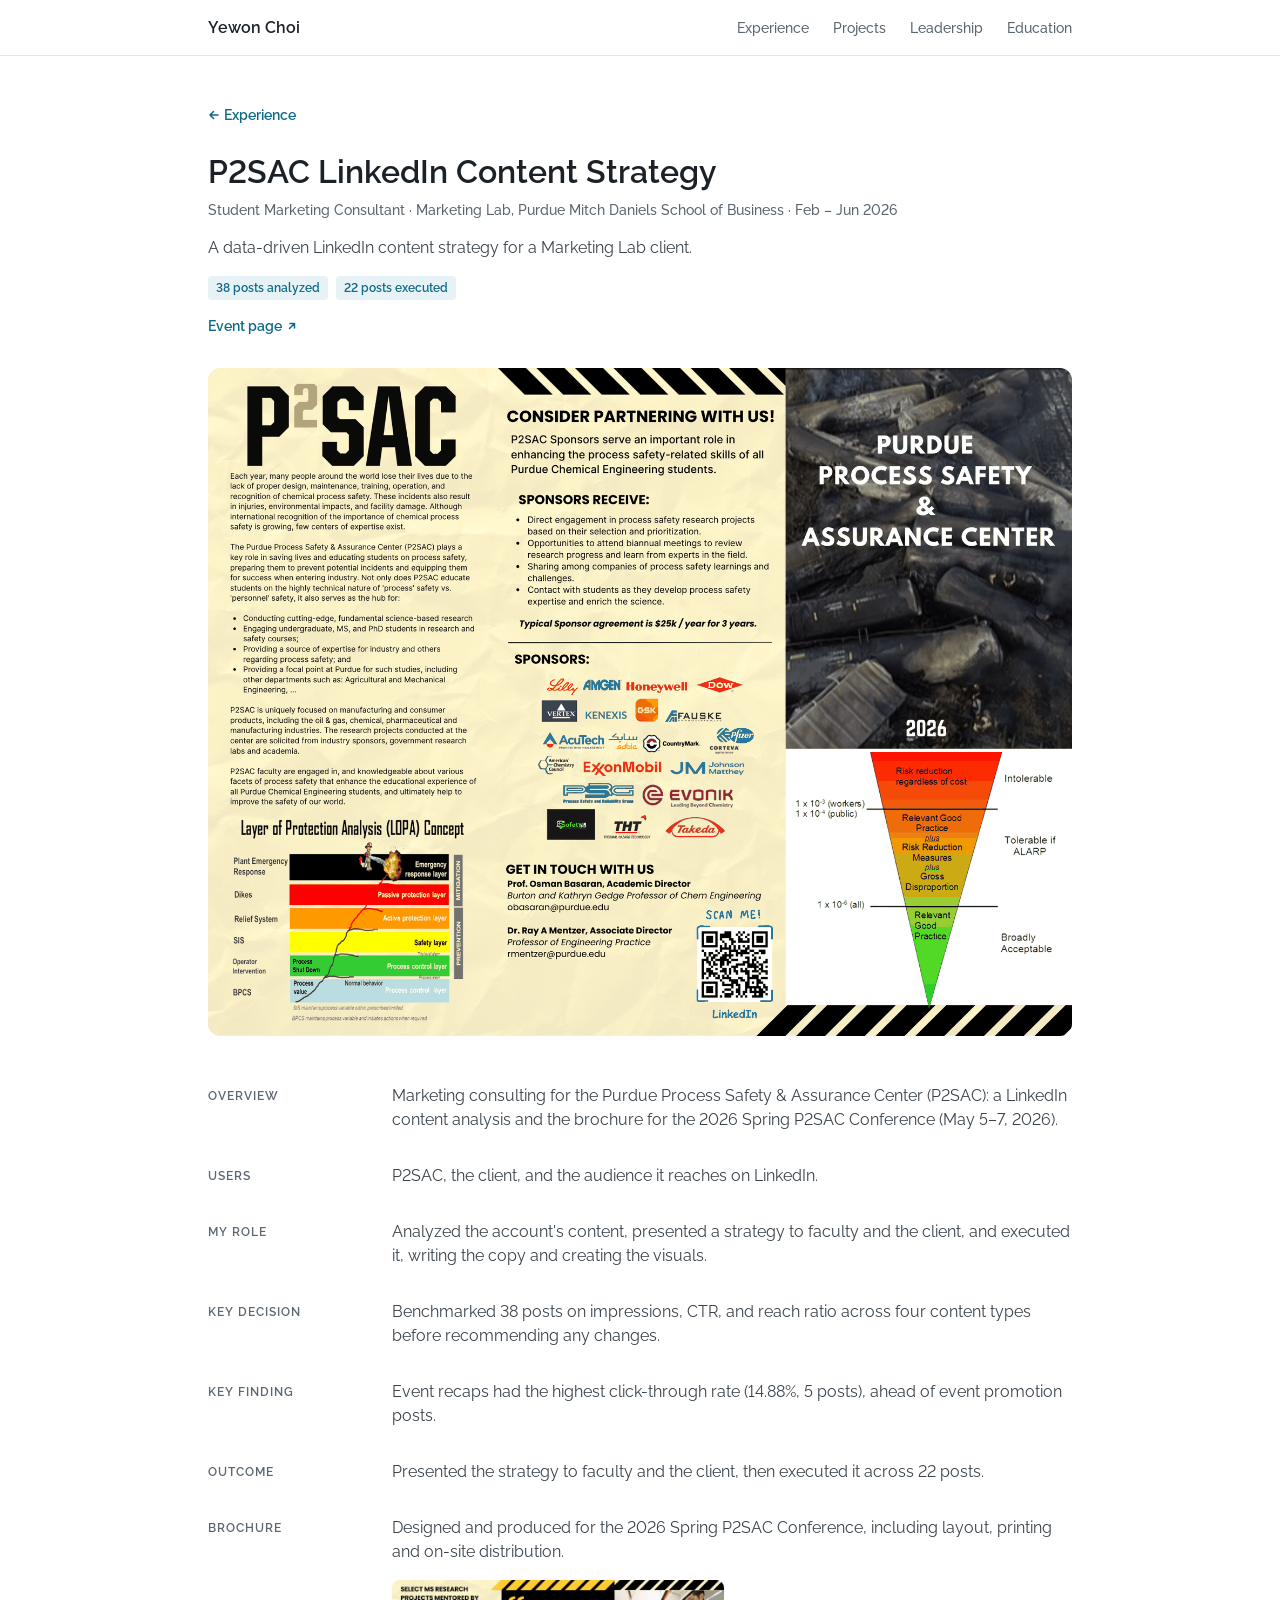
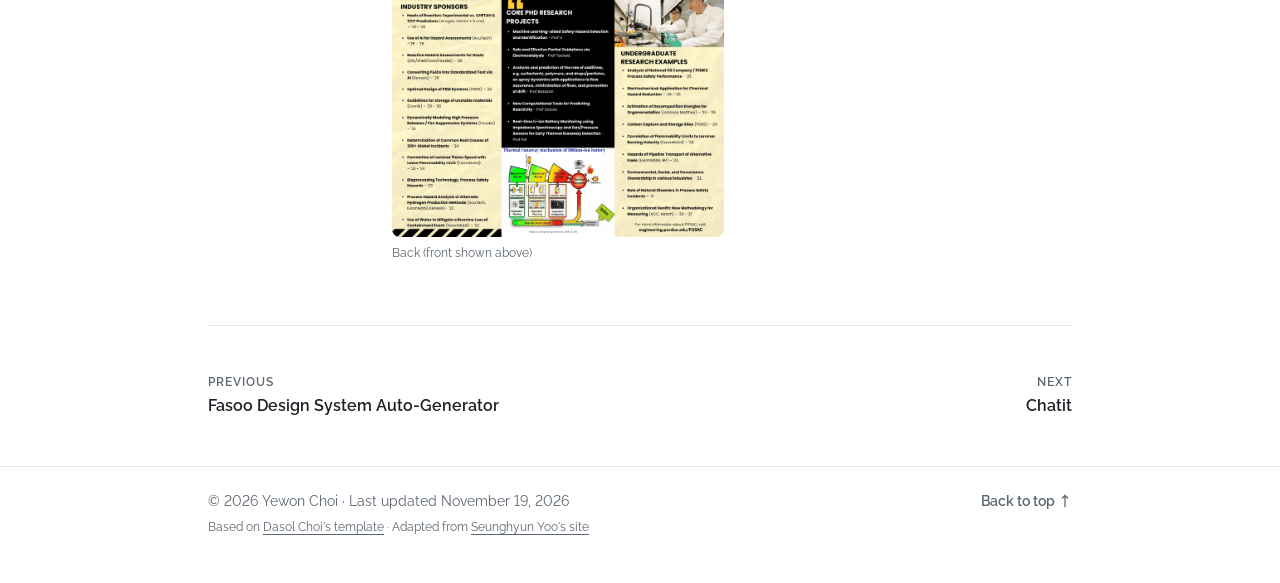
<file: projects/p2sac/index.html>
<!DOCTYPE html>
<html lang="en">
<head>
  <meta charset="utf-8">
  <meta name="viewport" content="width=device-width, initial-scale=1">
  <title>P2SAC LinkedIn Content Strategy · Yewon Choi</title>
  <meta name="description" content="A data-driven LinkedIn content strategy for a Marketing Lab client.">
  <meta name="theme-color" content="#ffffff">
  <link rel="preconnect" href="https://fonts.googleapis.com">
  <link rel="preconnect" href="https://fonts.gstatic.com" crossorigin>
  <link href="https://fonts.googleapis.com/css2?family=Raleway:wght@400;500;600&family=Noto+Sans+KR:wght@400;500;600&display=swap" rel="stylesheet">
  <link rel="stylesheet" href="/css/style.css">
  <link rel="icon" type="image/png" sizes="32x32" href="/assets/favicon_io/favicon-32x32.png">
  <link rel="apple-touch-icon" sizes="180x180" href="/assets/favicon_io/apple-touch-icon.png">
  <script>
    /* Must run before first render: pick the slide direction for this page's view transition. */
    addEventListener('pagereveal', (e) => {
      const dir = sessionStorage.getItem('vt-dir'); sessionStorage.removeItem('vt-dir');
      if (e.viewTransition && dir && location.pathname !== '/') e.viewTransition.types.add(dir);
    });
    document.addEventListener('click', (e) => { const a = e.target.closest('a[data-dir]'); sessionStorage.setItem('vt-dir', a ? a.dataset.dir : ''); });
  </script>
  <script defer src="/js/main.js"></script>
</head>
<body>
  <a class="skip-link" href="#main-content">Skip to content</a>
  <nav class="nav" aria-label="Main navigation">
    <div class="container">
      <a class="nav-brand" href="/">Yewon Choi</a>
      <ul class="nav-list">
        <li><a href="/#experience">Experience</a></li>
        <li><a href="/#projects">Projects</a></li>
        <li><a href="/#leadership">Leadership</a></li>
        <li><a href="/#education">Education</a></li>
      </ul>
      <span class="nav-indicator" aria-hidden="true"></span>
    </div>
  </nav>

  <main id="main-content" class="container">
    <header class="case-head" id="top">
      <a class="link" href="/#row-p2sac" data-dir="back"><svg class="icon" viewBox="0 0 12 12" fill="none" stroke="currentColor" stroke-width="1.5" stroke-linecap="round" stroke-linejoin="round" aria-hidden="true"><path d="M10 6H2M5.5 2.5 2 6l3.5 3.5"/></svg> Experience</a>
      <h1>P2SAC LinkedIn Content Strategy</h1>
      <p class="t-meta">Student Marketing Consultant · Marketing Lab, Purdue Mitch Daniels School of Business · Feb – Jun 2026</p>
      <p class="case-summary">A data-driven LinkedIn content strategy for a Marketing Lab client.</p>
      <ul class="chips"><li>38 posts analyzed</li><li>22 posts executed</li></ul>
      <div class="links"><a class="link" href="https://engineering.purdue.edu/P2SAC/news/events/2026-spring-p2sac-conference" target="_blank" rel="noopener noreferrer">Event page <svg class="icon" viewBox="0 0 12 12" fill="none" stroke="currentColor" stroke-width="1.5" stroke-linecap="round" stroke-linejoin="round" aria-hidden="true"><path d="M3.5 8.5 8.5 3.5M4 3.5h4.5V8"/></svg><span class="visually-hidden"> (opens in a new tab)</span></a></div>
    </header>
    <figure class="case-hero " style="view-transition-name: media-p2sac"><img src="/assets/experience/p2sac/thumb.png" alt=""></figure>
    <div class="case-body">
      <section class="block"><h2 class="t-label">Overview</h2><div class="block-content"><p>Marketing consulting for the Purdue Process Safety &amp; Assurance Center (P2SAC): a LinkedIn content analysis and the brochure for the 2026 Spring P2SAC Conference (May 5–7, 2026).</p></div></section>
      <section class="block"><h2 class="t-label">Users</h2><div class="block-content"><p>P2SAC, the client, and the audience it reaches on LinkedIn.</p></div></section>
      <section class="block"><h2 class="t-label">My role</h2><div class="block-content"><p>Analyzed the account's content, presented a strategy to faculty and the client, and executed it, writing the copy and creating the visuals.</p></div></section>
      <section class="block"><h2 class="t-label">Key decision</h2><div class="block-content"><p>Benchmarked 38 posts on impressions, CTR, and reach ratio across four content types before recommending any changes.</p></div></section>
      <section class="block"><h2 class="t-label">Key finding</h2><div class="block-content"><p>Event recaps had the highest click-through rate (14.88%, 5 posts), ahead of event promotion posts.</p></div></section>
      <section class="block"><h2 class="t-label">Outcome</h2><div class="block-content"><p>Presented the strategy to faculty and the client, then executed it across 22 posts.</p></div></section>
      <section class="block"><h2 class="t-label">Brochure</h2><div class="block-content"><p>Designed and produced for the 2026 Spring P2SAC Conference, including layout, printing and on-site distribution.</p><div class="gallery gallery--tall"><figure><img src="/assets/experience/p2sac/back.png" alt="Brochure, back" loading="lazy"><figcaption>Back (front shown above)</figcaption></figure></div></div></section>
    </div>
    <nav class="pager" aria-label="More case studies">
      <a href="/projects/fasoo/" data-dir="back"><span class="t-label">Previous</span><b>Fasoo Design System Auto-Generator</b></a>
      <a class="next" href="/projects/chatit/" data-dir="forward"><span class="t-label">Next</span><b>Chatit</b></a>
    </nav>
  </main>

  <footer class="footer">
    <div class="container">
      <div class="footer-row"><span>© 2026 Yewon Choi · Last updated November 19, 2026</span><a href="#top">Back to top ↑</a></div>
      <p class="footer-credit">Based on <a href="https://github.com/Dasol-Choi/dasol-choi.github.io" target="_blank" rel="noopener noreferrer">Dasol Choi's template</a> · Adapted from <a href="https://carteryoo.github.io" target="_blank" rel="noopener noreferrer">Seunghyun Yoo's site</a></p>
    </div>
  </footer>
</body>
</html>
</file>
<file: css/style.css>
/* Yewon Choi — redesign v2
   Type:    12/16 · 14/20 · 16/24 · 24/32 · 32/40   (5 steps, every line-height on the 4px grid)
   Weight:  400 body · 500 meta · 600 titles
   Space:   4 · 8 · 16 · 24 · 32 · 48 · 64  (no other values)
   Colour:  ink > body > muted, all ≥ 4.5:1 on white; one accent
   Rule:    a row is either a link (whole row, hover) or static (no hover, inline links only) */

:root {
  --t12: 12px; --l12: 16px;
  --t14: 14px; --l14: 20px;
  --t16: 16px; --l16: 24px;
  --t24: 24px; --l24: 32px;
  --t32: 32px; --l32: 40px;
  --t40: 40px; --l40: 48px;

  --ink: #1b2126;      /* 16.0:1 */
  --body: #3a434b;     /* 10.0:1 */
  --muted: #5c6670;    /*  5.9:1 */
  --line: #e3e7ea;
  --surface: #f4f6f8;
  --accent: #0f6a87;   /*  6.0:1 */
  --accent-soft: #e7f2f6;

  --s4: 4px; --s8: 8px; --s12: 12px; --s16: 16px; --s24: 24px; --s32: 32px; --s48: 48px; --s64: 64px;
  --max: 864px;
  --radius: 12px;
  --nav-h: 56px;
}

*, *::before, *::after { box-sizing: border-box; }
html { scroll-padding-top: calc(var(--nav-h) + var(--s16)); -webkit-text-size-adjust: 100%; }
html.smooth { scroll-behavior: smooth; }   /* only after load: arriving at /#row-x must land instantly so the image can fly back */
a.row:target:focus-visible { outline-color: transparent; }   /* arriving at /#row-x focuses the card; no ring for that */
@media (prefers-reduced-motion: reduce) { html { scroll-behavior: auto; } * { transition: none !important; } }
body {
  margin: 0; background: #fff; color: var(--body);
  font-family: 'Raleway', 'Noto Sans KR', system-ui, sans-serif;
  font-size: var(--t16); line-height: var(--l16);
  font-variant-numeric: lining-nums tabular-nums;   /* Raleway defaults to old-style figures */
}
img { display: block; max-width: 100%; }
a { color: var(--accent); text-underline-offset: 3px; }
h1, h2, h3, h4, p, ul, ol, dl, dd, figure { margin: 0; padding: 0; }
h1, h2, h3, h4 { color: var(--ink); font-weight: 600; }
ul, ol { list-style: none; }
:focus-visible { outline: 2px solid var(--accent); outline-offset: 4px; border-radius: 4px; }
.icon { width: 12px; height: 12px; flex: none; }

.skip-link { position: absolute; left: var(--s16); top: -48px; background: var(--ink); color: #fff; padding: var(--s8) var(--s16); border-radius: 8px; z-index: 100; font-size: var(--t14); line-height: var(--l14); }
.skip-link:focus { top: var(--s12); }
.visually-hidden { position: absolute !important; width: 1px; height: 1px; overflow: hidden; clip: rect(0 0 0 0); white-space: nowrap; }

.container { max-width: calc(var(--max) + 2 * var(--s24)); margin: 0 auto; padding: 0 var(--s24); }

/* ---------- Type roles ---------- */
.t-label { font-size: var(--t12); line-height: var(--l12); font-weight: 600; letter-spacing: .08em; text-transform: uppercase; color: var(--muted); }
.t-meta  { font-size: var(--t14); line-height: var(--l14); font-weight: 500; color: var(--muted); }
.t-body  { font-size: var(--t14); line-height: var(--l14); color: var(--body); }

/* ---------- Links ---------- */
.link { display: inline-flex; align-items: center; gap: var(--s4); font-size: var(--t14); line-height: var(--l14); font-weight: 600; color: var(--accent); text-decoration: none; }
.link:hover { text-decoration: underline; }
.links { display: flex; flex-wrap: wrap; gap: var(--s8) var(--s24); }

/* ---------- Chips (outcomes only) ---------- */
.chips { display: flex; flex-wrap: wrap; gap: var(--s8); }
.chips li { font-size: var(--t12); line-height: var(--l12); font-weight: 600; color: var(--accent); background: var(--accent-soft); padding: var(--s4) var(--s8); border-radius: 4px; }

/* ---------- Nav: one thin bar on every page, name left, sections right ---------- */
.nav { position: sticky; top: 0; z-index: 50; height: var(--nav-h); background: rgba(255,255,255,.94); backdrop-filter: blur(8px); border-bottom: 1px solid var(--line); }
.nav .container { position: relative; display: flex; align-items: center; height: 100%; gap: var(--s24); }
.nav-brand { margin-right: auto; font-size: var(--t16); line-height: var(--l16); font-weight: 600; color: var(--ink); text-decoration: none; }
.nav-list { display: flex; gap: var(--s24); }
.nav-list a { font-size: var(--t14); line-height: var(--l14); font-weight: 500; color: var(--muted); text-decoration: none; transition: color .2s; }
.nav-list a:hover, .nav-list a.active { color: var(--ink); }
/* one underline that slides to the section in view */
.nav-indicator { position: absolute; bottom: -1px; left: 0; width: 0; height: 2px; background: var(--accent); opacity: 0; transition: transform .45s cubic-bezier(.2,.8,.2,1), width .45s cubic-bezier(.2,.8,.2,1), opacity .2s; }
.nav-indicator.on { opacity: 1; }

/* ---------- Hero: large portrait left, everything else right ---------- */
.hero { display: grid; grid-template-columns: 256px minmax(0, 1fr); gap: var(--s48); align-items: center; padding-top: var(--s64); padding-bottom: var(--s48); }
.hero-photo { width: 256px; height: 384px; border-radius: var(--radius); object-fit: cover; object-position: 50% 20%; background: var(--surface); }
.hero h1 { font-size: var(--t32); line-height: var(--l32); }
.hero-role { margin-top: var(--s8); font-size: var(--t16); line-height: var(--l16); font-weight: 500; color: var(--ink); }
.hero-school { font-size: var(--t14); line-height: var(--l14); color: var(--muted); }
.hero-intro { margin-top: var(--s24); }
.hero .links { margin-top: var(--s24); }

/* ---------- Sections ---------- */
.section { padding: var(--s48) 0; border-top: 1px solid var(--line); }
.section-title { font-size: var(--t24); line-height: var(--l24); margin-bottom: var(--s24); }
.rows { display: grid; gap: var(--s8); }

/* ---------- Row: the one component for Work / Leadership / Education ---------- */
.row {
  display: grid; grid-template-columns: 384px minmax(0, 1fr); gap: var(--s32);
  margin: 0 calc(-1 * var(--s16)); padding: var(--s16); border-radius: var(--radius);
  color: inherit; text-decoration: none;
}
.row--text { grid-template-columns: minmax(0, 1fr); }
a.row { transition: background-color .15s; }
a.row:hover { background: var(--surface); }
a.row:hover .row-title { text-decoration: underline; text-underline-offset: 3px; }
a.row:hover .row-cta .icon { transform: translateX(var(--s4)); }
.row { align-items: start; }
.row-media { position: relative; align-self: start; aspect-ratio: 16 / 9; border-radius: 8px; overflow: hidden; background: var(--surface); }   /* every thumbnail the same 384×216 */
.row-media img { position: absolute; inset: 0; width: 100%; height: 100%; object-fit: cover; }
.row:not(.row--text) .row-body { align-self: center; }   /* text block centred on the thumbnail */
.row-media--contain { background: #f0f0f0; }   /* matches the Fasoo slide background */
.row-media--contain img { object-fit: contain; }
.row-media--top img { object-position: top; }
.row-media--logo { display: flex; align-items: center; justify-content: center; }
.row-media--logo img { position: static; width: 96px; height: 96px; object-fit: contain; }
.row-body { display: flex; flex-direction: column; gap: var(--s8); min-width: 0; }
.row-head { display: flex; align-items: baseline; justify-content: space-between; gap: var(--s16); }
.row-title { font-size: var(--t16); line-height: var(--l16); }
.row-date { flex: none; font-size: var(--t14); line-height: var(--l14); color: var(--muted); }
.row-head + .t-meta { margin-top: calc(-1 * var(--s8)); }
.row-head { align-items: baseline; }
.row-foot { display: flex; flex-wrap: wrap; align-items: center; justify-content: space-between; gap: var(--s8) var(--s16); margin-top: var(--s4); }
.row-cta { display: inline-flex; align-items: center; gap: var(--s4); font-size: var(--t14); line-height: var(--l14); font-weight: 600; color: var(--accent); }
.row-cta .icon { transition: transform .15s; }

/* ---------- Footer ---------- */
.footer { border-top: 1px solid var(--line); padding: var(--s24) 0 var(--s48); }
.footer-row { display: flex; justify-content: space-between; gap: var(--s16); flex-wrap: wrap; font-size: var(--t14); line-height: var(--l14); color: var(--muted); }
.footer-row a { color: var(--muted); font-weight: 600; text-decoration: none; }
.footer-row a:hover { color: var(--ink); }
.footer-credit { margin-top: var(--s8); font-size: var(--t12); line-height: var(--l12); color: var(--muted); }
.footer-credit a { color: var(--muted); }

/* ---------- Case study template (Fasoo / P2SAC / Chatit / OZ Lab) ---------- */
.case-head { padding: var(--s48) 0 var(--s32); }
.case-head h1 { margin-top: var(--s24); font-size: var(--t32); line-height: var(--l32); }
.case-head .t-meta { margin-top: var(--s8); }
.case-summary { margin-top: var(--s16); }
.case-head .chips { margin-top: var(--s16); }
.case-head .links { margin-top: var(--s16); }
.case-hero { border-radius: var(--radius); overflow: hidden; background: var(--surface); }
.case-hero img { width: 100%; }
.case-hero--logo { display: flex; align-items: center; justify-content: center; aspect-ratio: 16 / 9; }
.case-hero--logo img { width: 128px; }

.case-body { padding: var(--s48) 0 var(--s64); display: grid; gap: var(--s32); }
.block { display: grid; grid-template-columns: 160px minmax(0, 1fr); gap: var(--s24); }
.block > .t-label { padding-top: var(--s4); }
.block-content { display: grid; gap: var(--s16); }
.decisions { display: grid; gap: var(--s16); counter-reset: d; }
.decisions li { counter-increment: d; display: grid; grid-template-columns: var(--s24) minmax(0, 1fr); }
.decisions li::before { content: counter(d); font-size: var(--t14); line-height: var(--l16); font-weight: 600; color: var(--accent); }
.decisions b { color: var(--ink); font-weight: 600; }
.dwr { display: grid; grid-template-columns: 64px minmax(0, 1fr); gap: var(--s4) var(--s16); margin-top: var(--s8); }
.dwr dt { font-size: var(--t12); line-height: var(--l16); font-weight: 600; letter-spacing: .08em; text-transform: uppercase; color: var(--muted); padding-top: var(--s4); }
.dwr dd { font-size: var(--t14); line-height: var(--l14); padding-top: var(--s4); }
.gallery { display: grid; grid-template-columns: 1fr 1fr; gap: var(--s16); }
.gallery img { width: 100%; aspect-ratio: 4 / 3; object-fit: cover; border-radius: 8px; background: var(--surface); }
.gallery--tall img { aspect-ratio: 1600 / 1237; object-fit: contain; }
.gallery figcaption { margin-top: var(--s8); font-size: var(--t12); line-height: var(--l12); color: var(--muted); }
.org { display: grid; grid-template-columns: repeat(3, minmax(0, 1fr)); gap: var(--s16); }
.org li { border: 1px solid var(--line); border-radius: 8px; padding: var(--s16); }
.org h3 { font-size: var(--t14); line-height: var(--l14); }
.org p { margin-top: var(--s4); }
.events { display: grid; gap: var(--s24); }
.events h3 { font-size: var(--t16); line-height: var(--l16); }
.events .t-meta { margin-top: var(--s4); }
.events p.t-body { margin-top: var(--s8); }
.events .chips { margin-top: var(--s8); }

.pager { display: grid; grid-template-columns: 1fr 1fr; gap: var(--s16); padding: var(--s32) 0; border-top: 1px solid var(--line); }
.pager a { display: grid; gap: var(--s4); padding: var(--s16); margin: 0 calc(-1 * var(--s16)); border-radius: var(--radius); text-decoration: none; }
.pager a:hover { background: var(--surface); }
.pager a:hover b { text-decoration: underline; }
.pager b { font-size: var(--t16); line-height: var(--l16); font-weight: 600; color: var(--ink); }
.pager .next { text-align: right; }

/* ---------- Small screens ---------- */
@media (max-width: 640px) {
  .hero { grid-template-columns: minmax(0, 1fr); gap: var(--s24); padding-top: var(--s32); }
  .hero-photo { width: 128px; height: 192px; }
  .nav-list { gap: var(--s16); }
  .nav-brand { display: none; }
  .row { grid-template-columns: minmax(0, 1fr); gap: var(--s16); }
  .row:not(.row--text) .row-body { min-height: 0; }
  .row-head { flex-direction: column; gap: 0; }
  .row-head + .t-meta { margin-top: 0; }
  .block { grid-template-columns: minmax(0, 1fr); gap: var(--s8); }
  .org { grid-template-columns: minmax(0, 1fr); }
  .gallery { grid-template-columns: minmax(0, 1fr); }
  .pager { grid-template-columns: minmax(0, 1fr); }
  .pager .next { text-align: left; }
}

/* =====================================================================
   Motion
   1. Shared-element page transitions (View Transitions API, Chrome/Edge/Safari 18+):
      a thumbnail on the home page becomes the hero image of its case study —
      only the picture moves (position + size); text simply appears.
   2. Case-to-case (Previous / Next) pages slide sideways in the direction you go.
   3. Content rises in as it scrolls into view.
   4. Photos in case studies open in a lightbox: the photo grows out of its place over a blurred page.
   All of it is skipped for prefers-reduced-motion.
   ===================================================================== */
@view-transition { navigation: auto; }

::view-transition-group(*) { animation-duration: .55s; animation-timing-function: cubic-bezier(.2, .8, .2, 1); }
::view-transition-old(root), ::view-transition-new(root) { animation-duration: .35s; }

/* thumbnails and heroes have different shapes: crop instead of stretching while they morph */
::view-transition-image-pair(media-fasoo), ::view-transition-image-pair(media-p2sac),
::view-transition-image-pair(media-chatit) { overflow: clip; border-radius: 12px; }
::view-transition-old(media-fasoo), ::view-transition-new(media-fasoo),
::view-transition-old(media-p2sac), ::view-transition-new(media-p2sac),
::view-transition-old(media-chatit), ::view-transition-new(media-chatit) { height: 100%; width: 100%; object-fit: cover; object-position: top; }

/* Previous / Next between case studies: the whole page slides */
@keyframes vt-out-left  { to   { transform: translateX(-64px); opacity: 0; } }
@keyframes vt-in-right  { from { transform: translateX(64px);  opacity: 0; } }
@keyframes vt-out-right { to   { transform: translateX(64px);  opacity: 0; } }
@keyframes vt-in-left   { from { transform: translateX(-64px); opacity: 0; } }
html:active-view-transition-type(forward)::view-transition-old(root) { animation: .4s cubic-bezier(.4, 0, 1, 1) both vt-out-left; }
html:active-view-transition-type(forward)::view-transition-new(root) { animation: .5s cubic-bezier(0, 0, .2, 1) .08s both vt-in-right; }
html:active-view-transition-type(back)::view-transition-old(root)    { animation: .4s cubic-bezier(.4, 0, 1, 1) both vt-out-right; }
html:active-view-transition-type(back)::view-transition-new(root)    { animation: .5s cubic-bezier(0, 0, .2, 1) .08s both vt-in-left; }
.nav { view-transition-name: site-nav; }   /* the bar stays put while pages change under it */
::view-transition-group(site-nav) { animation: none; }

/* scroll reveal (JS adds .reveal only to things that start below the fold) */
@keyframes rise { from { opacity: 0; transform: translateY(16px); } }
.reveal { opacity: 0; transform: translateY(16px); transition: opacity .6s cubic-bezier(.2,.8,.2,1), transform .6s cubic-bezier(.2,.8,.2,1); transition-delay: var(--d, 0ms); }
.reveal.in { opacity: 1; transform: none; }

/* first paint */
.hero-photo { animation: rise .8s cubic-bezier(.2,.8,.2,1) both; }
.hero-text > * { animation: rise .7s cubic-bezier(.2,.8,.2,1) both; }
.hero-text > :nth-child(2) { animation-delay: .06s; } .hero-text > :nth-child(3) { animation-delay: .12s; }
.hero-text > :nth-child(4) { animation-delay: .18s; } .hero-text > :nth-child(5) { animation-delay: .24s; }
/* text never flies between pages: it appears in place once the picture has landed */
.case-head > * { animation: rise .5s cubic-bezier(.2,.8,.2,1) .25s both; }
.case-head > :nth-child(2) { animation-delay: .3s; } .case-head > :nth-child(3) { animation-delay: .35s; }
.case-head > :nth-child(n+4) { animation-delay: .4s; }

/* hover: the picture leans in a little */
.row-media img { transition: transform .5s cubic-bezier(.2,.8,.2,1); }
a.row:hover .row-media img { transform: scale(1.04); }

/* ---------- Lightbox ---------- */
.zoomable { cursor: zoom-in; }
.zoomable:focus-visible { outline: 2px solid var(--accent); outline-offset: 4px; }
.lightbox { position: fixed; inset: 0; width: 100vw; height: 100vh; max-width: none; max-height: none; margin: 0; padding: var(--s64) var(--s64) var(--s48); border: 0; background: transparent; color: #fff; overflow: hidden; }
.lightbox[open] { display: grid; place-items: center; }
.lightbox::backdrop { background: rgba(15, 20, 25, .4); backdrop-filter: blur(16px) saturate(1.1); -webkit-backdrop-filter: blur(16px) saturate(1.1); }
.lightbox figure { display: grid; justify-items: center; gap: var(--s16); max-height: 100%; }
.lightbox img { max-width: min(1200px, 100%); max-height: calc(100vh - 160px); width: auto; height: auto; object-fit: contain; border-radius: var(--radius); box-shadow: 0 24px 64px rgba(0,0,0,.35); cursor: zoom-out; }
.lightbox figcaption { font-size: var(--t14); line-height: var(--l14); font-weight: 500; color: #fff; text-shadow: 0 1px 8px rgba(0,0,0,.4); }
.lightbox figcaption:empty { display: none; }
.lb-btn { position: absolute; display: grid; place-items: center; width: 48px; height: 48px; padding: 0; border: 0; border-radius: 50%; background: rgba(255,255,255,.92); color: var(--ink); line-height: 0; cursor: pointer; box-shadow: 0 4px 16px rgba(0,0,0,.2); transition: transform .2s, background-color .2s; }
.lb-btn:hover { transform: scale(1.08); background: #fff; }
.lb-btn:focus-visible { outline: 2px solid #fff; outline-offset: 4px; }
.lb-close { top: var(--s16); right: var(--s16); }
.lb-prev { left: var(--s16); top: 50%; margin-top: -24px; }
.lb-next { right: var(--s16); top: 50%; margin-top: -24px; }
.lb-btn[hidden] { display: none; }
.lb-btn svg { display: block; }
html.lb-active .nav, html.lb-active .case-hero { view-transition-name: none !important; }   /* only the photo moves; the page stays under the blur */
html.lb-open { overflow: hidden; }
@keyframes lb-in { from { opacity: 0; } }
.lightbox[open]::backdrop { animation: lb-in .35s ease both; }
::view-transition-group(lb-photo) { animation-duration: .45s; animation-timing-function: cubic-bezier(.2, .8, .2, 1); }
::view-transition-old(lb-photo), ::view-transition-new(lb-photo) { height: 100%; width: 100%; object-fit: cover; }

@media (prefers-reduced-motion: reduce) {
  @view-transition { navigation: none; }
  .reveal { opacity: 1; transform: none; transition: none; }
  .hero-photo, .hero-text > *, .case-head > * { animation: none; }
  a.row:hover .row-media img { transform: none; }
}
</file>
